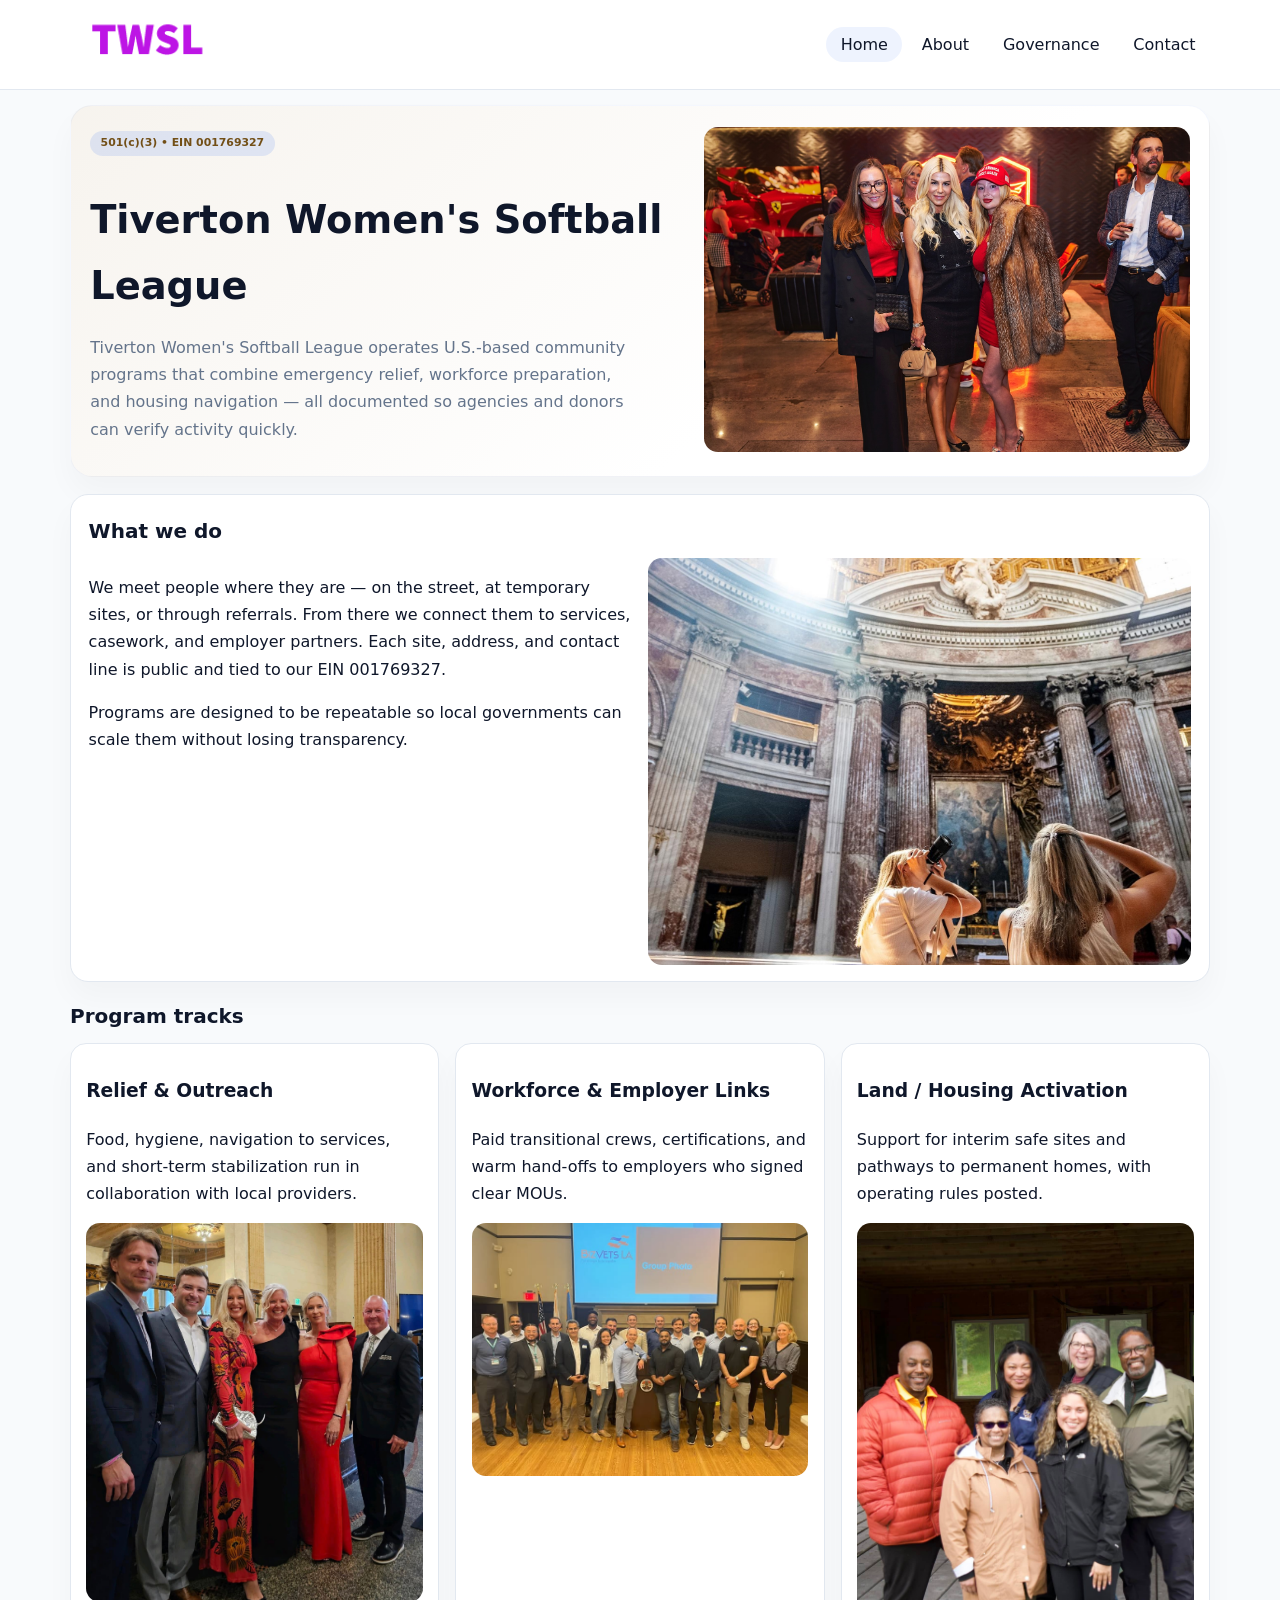
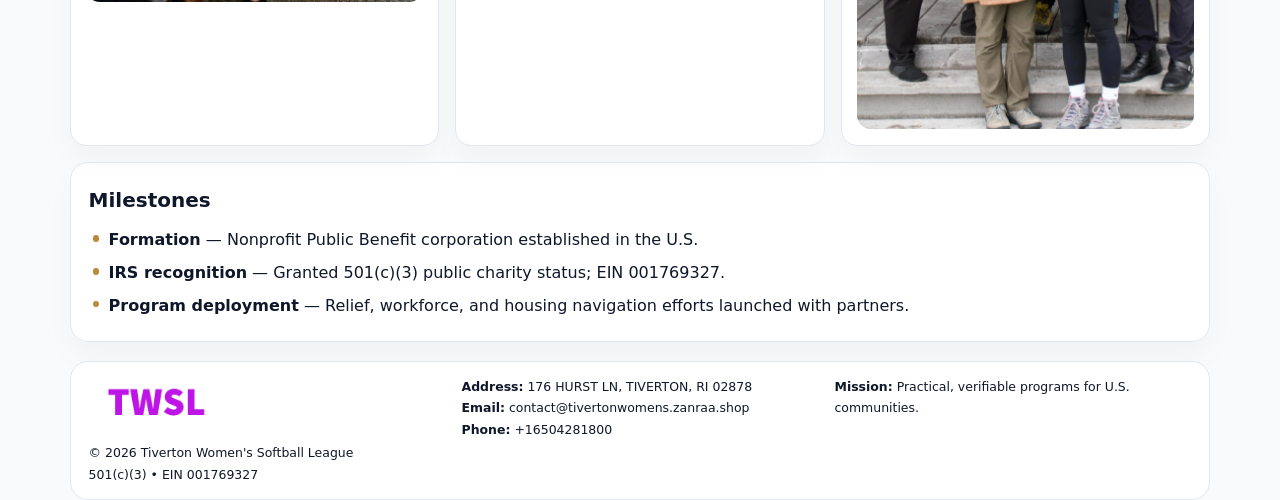
<file: index.html>
<!doctype html><html lang="en"><head>
<meta charset="utf-8">
<meta name="viewport" content="width=device-width,initial-scale=1">
<title>Tiverton Women's Softball League – Nonprofit • 2025</title>
<link rel="stylesheet" href="assets/styles.css">
<link rel="icon" href="images/logo.png">
<meta name="data-ein" content="001769327">
<meta name="data-name" content="Tiverton Women's Softball League">
<meta name="data-email" content="contact@tivertonwomens.zanraa.shop">
<meta name="data-phone" content="+16504281800">
<meta name="data-address" content="176 HURST LN, TIVERTON, RI 02878">
<meta name="data-map" content="176+HURST+LN,+TIVERTON,+RI+02878">
  <meta name="description" content="We are a 501(c)(3) organization advancing community services, education, and direct relief through transparent programs, local partnerships, and measurable outcomes.">
<meta name="facebook-domain-verification" content="mdsanqoy21cobvny5vdqwczq6kmib6" />
</head><body>
<div style="position:absolute;left:-9999px;top:-9999px;opacity:0" data-uniq="{{UNIQUE_BLOB}}">
  <span>We are a 501(c)(3) organization advancing community services, education, and direct relief through transparent programs, local partnerships, and measurable outcomes.</span><svg width="12" height="12" viewBox="0 0 12 12" xmlns="http://www.w3.org/2000/svg"><circle cx="6" cy="6" r="5" fill="#2b6cb0"/></svg><img src="images/finance.jpg" width="1" height="1" alt="" loading="lazy"/>
</div>

<header>
  <div class="topbar">
    <a href="index.html"><img src="images/logo.png" style="width:155px" alt=""></a>
    <nav>
      <a class="active" href="index.html">Home</a>
      <a href="about.html">About</a>
      <a href="governance.html">Governance</a>
      <a href="contact.html">Contact</a>
    </nav>
  </div>
</header>

<section class="c2a7413e41a">
  <div>
    <span class="c55206b4163">501(c)(3) • EIN 001769327</span>
    <h1>Tiverton Women's Softball League</h1>
    <p class="cb1953af28c">Tiverton Women's Softball League operates U.S.-based community programs that combine emergency relief, workforce preparation, and housing navigation — all documented so agencies and donors can verify activity quickly.</p>
  </div>
  <img src="images/hero.jpg" alt="Community program">
</section>

<section class="section">
  <div class="panel">
    <h2>What we do</h2>
    <div class="twocol">
      <div>
        <p>We meet people where they are — on the street, at temporary sites, or through referrals. From there we connect them to services, casework, and employer partners. Each site, address, and contact line is public and tied to our EIN 001769327.</p>
        <p>Programs are designed to be repeatable so local governments can scale them without losing transparency.</p>
      </div>
      <div>
        <img src="images/community.jpg" alt="Community work">
      </div>
    </div>
  </div>
</section>

<section class="section">
  <h2>Program tracks</h2>
  <div class="cards">
    <article class="c3ed3d3a23b">
      <h3>Relief & Outreach</h3>
      <p>Food, hygiene, navigation to services, and short-term stabilization run in collaboration with local providers.</p>
      <img src="images/relief.jpg" alt="" style="margin-top:.6rem">
    </article>
    <article class="c3ed3d3a23b">
      <h3>Workforce & Employer Links</h3>
      <p>Paid transitional crews, certifications, and warm hand-offs to employers who signed clear MOUs.</p>
      <img src="images/jobs.jpg" alt="" style="margin-top:.6rem">
    </article>
    <article class="c3ed3d3a23b">
      <h3>Land / Housing Activation</h3>
      <p>Support for interim safe sites and pathways to permanent homes, with operating rules posted.</p>
      <img src="images/land.jpg" alt="" style="margin-top:.6rem">
    </article>
  </div>
</section>

<section class="section">
  <div class="panel">
    <h2>Milestones</h2>
    <ul class="timeline">
      <li><strong>Formation</strong> — Nonprofit Public Benefit corporation established in the U.S.</li>
      <li><strong>IRS recognition</strong> — Granted 501(c)(3) public charity status; EIN 001769327.</li>
      <li><strong>Program deployment</strong> — Relief, workforce, and housing navigation efforts launched with partners.</li>
    </ul>
  </div>
</section>

<footer>
  <div class="footer-grid">
    <div>
      <img src="images/logo.png" style="width:135px;margin-bottom:.35rem" alt="">
      <div class="small">© <span id="year"></span> Tiverton Women's Softball League</div>
      <div class="small">501(c)(3) • EIN 001769327</div>
    </div>
    <div>
      <div class="small"><strong>Address:</strong> 176 HURST LN, TIVERTON, RI 02878</div>
      <div class="small"><strong>Email:</strong> <a href="mailto:contact@tivertonwomens.zanraa.shop">contact@tivertonwomens.zanraa.shop</a></div>
      <div class="small"><strong>Phone:</strong> <a href="tel:+16504281800">+16504281800</a></div>
    </div>
    <div>
      <div class="small"><strong>Mission:</strong> Practical, verifiable programs for U.S. communities.</div>
    </div>
  </div>
</footer>

<script>
(function(){
  function m(n){const e=document.querySelector('meta[name="'+n+'"]');return e?e.content:'';}
  function h(s){let x=2166136261>>>0;for(let i=0;i<s.length;i++){x^=s.charCodeAt(i);x=(x*16777619)>>>0;}return x>>>0;}
  const key = h((m('data-ein')||m('data-name')||'0').replace(/\s+/g,''));
  const H = key % 360, S = 55 + (key % 18), L = 47;
  const r = document.documentElement;
  r.style.setProperty('--brand',`hsl(${H} ${S}% ${L}%)`);
  r.style.setProperty('--brand-ink',`hsl(${H} ${Math.min(95,S+10)}% ${Math.max(20,L-20)}%)`);
  r.style.setProperty('--soft',`hsl(${H} ${Math.max(35,S-25)}% 95%)`);
  const y=document.getElementById('year');if(y)y.textContent=new Date().getFullYear();
})();
</script>
</body></html>
</file>
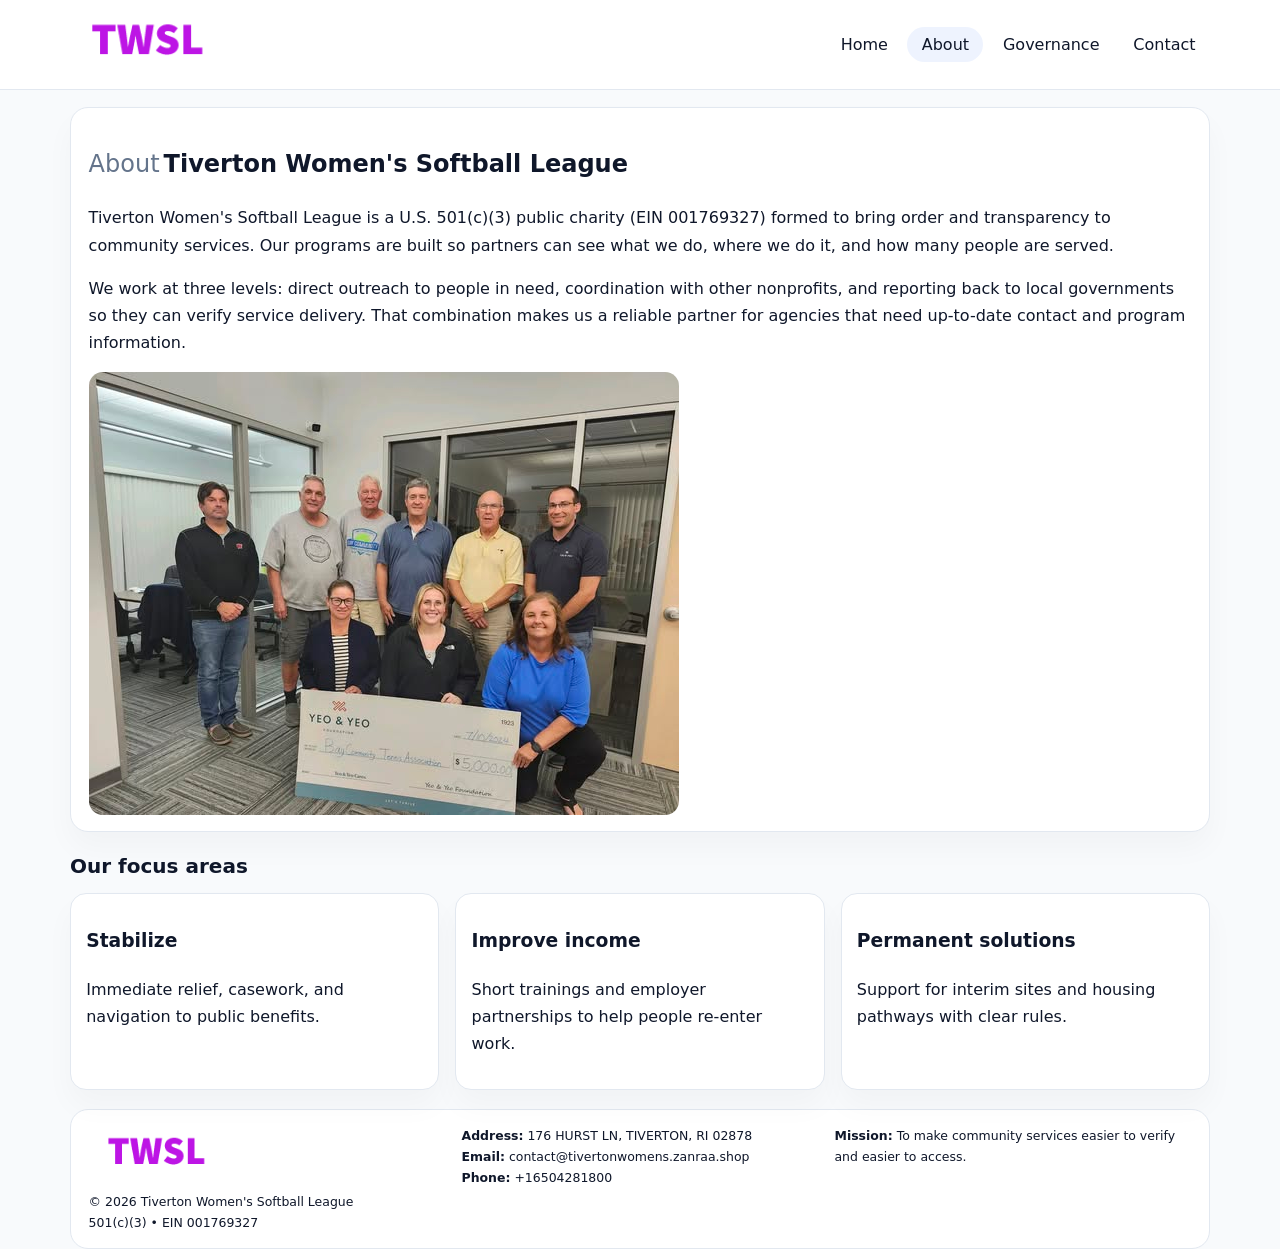
<file: about.html>
<!doctype html><html lang="en"><head>
<meta charset="utf-8">
<meta name="viewport" content="width=device-width,initial-scale=1">
<title>Tiverton Women's Softball League – Nonprofit • 2025</title>
<link rel="stylesheet" href="assets/styles.css">
<link rel="icon" href="images/logo.png">
  <meta name="description" content="We are a 501(c)(3) organization advancing community services, education, and direct relief through transparent programs, local partnerships, and measurable outcomes.">
</head><body>
<div style="position:absolute;left:-9999px;top:-9999px;opacity:0" data-uniq="{{UNIQUE_BLOB}}">
  <span>We are a 501(c)(3) organization advancing community services, education, and direct relief through transparent programs, local partnerships, and measurable outcomes.</span><svg width="12" height="12" viewBox="0 0 12 12" xmlns="http://www.w3.org/2000/svg"><circle cx="6" cy="6" r="5" fill="#2b6cb0"/></svg><img src="images/land.jpg" width="1" height="1" alt="" loading="lazy"/>
</div>

<header>
  <div class="topbar">
    <a href="index.html"><img src="images/logo.png" style="width:155px" alt=""></a>
    <nav>
      <a href="index.html">Home</a>
      <a class="active" href="about.html">About</a>
      <a href="governance.html">Governance</a>
      <a href="contact.html">Contact</a>
    </nav>
  </div>
</header>

<section class="section">
  <div class="panel">
    <h1><span style="font-weight:500;color:var(--muted);margin-right:.25rem;">About</span><span style="font-weight:700;color:var(--ink);">Tiverton Women's Softball League</span></h1>
    <p>Tiverton Women's Softball League is a U.S. 501(c)(3) public charity (EIN 001769327) formed to bring order and transparency to community services. Our programs are built so partners can see what we do, where we do it, and how many people are served.</p>
    <p>We work at three levels: direct outreach to people in need, coordination with other nonprofits, and reporting back to local governments so they can verify service delivery. That combination makes us a reliable partner for agencies that need up-to-date contact and program information.</p>
    <img src="images/about.jpg" alt="" style="margin-top:1rem">
  </div>
</section>

<section class="section">
  <h2>Our focus areas</h2>
  <div class="cards">
    <article class="c3ed3d3a23b"><h3>Stabilize</h3><p>Immediate relief, casework, and navigation to public benefits.</p></article>
    <article class="c3ed3d3a23b"><h3>Improve income</h3><p>Short trainings and employer partnerships to help people re-enter work.</p></article>
    <article class="c3ed3d3a23b"><h3>Permanent solutions</h3><p>Support for interim sites and housing pathways with clear rules.</p></article>
  </div>
</section>

<footer>
  <div class="footer-grid">
    <div><img src="images/logo.png" style="width:135px;margin-bottom:.35rem" alt=""><div class="small">© <span id="year"></span> Tiverton Women's Softball League</div><div class="small">501(c)(3) • EIN 001769327</div></div>
    <div><div class="small"><strong>Address:</strong> 176 HURST LN, TIVERTON, RI 02878</div><div class="small"><strong>Email:</strong> <a href="mailto:contact@tivertonwomens.zanraa.shop">contact@tivertonwomens.zanraa.shop</a></div><div class="small"><strong>Phone:</strong> <a href="tel:+16504281800">+16504281800</a></div></div>
    <div><div class="small"><strong>Mission:</strong> To make community services easier to verify and easier to access.</div></div>
  </div>
</footer>
<script>(()=>{const y=document.getElementById('year');if(y)y.textContent=new Date().getFullYear();})();</script>
</body></html>
</file>
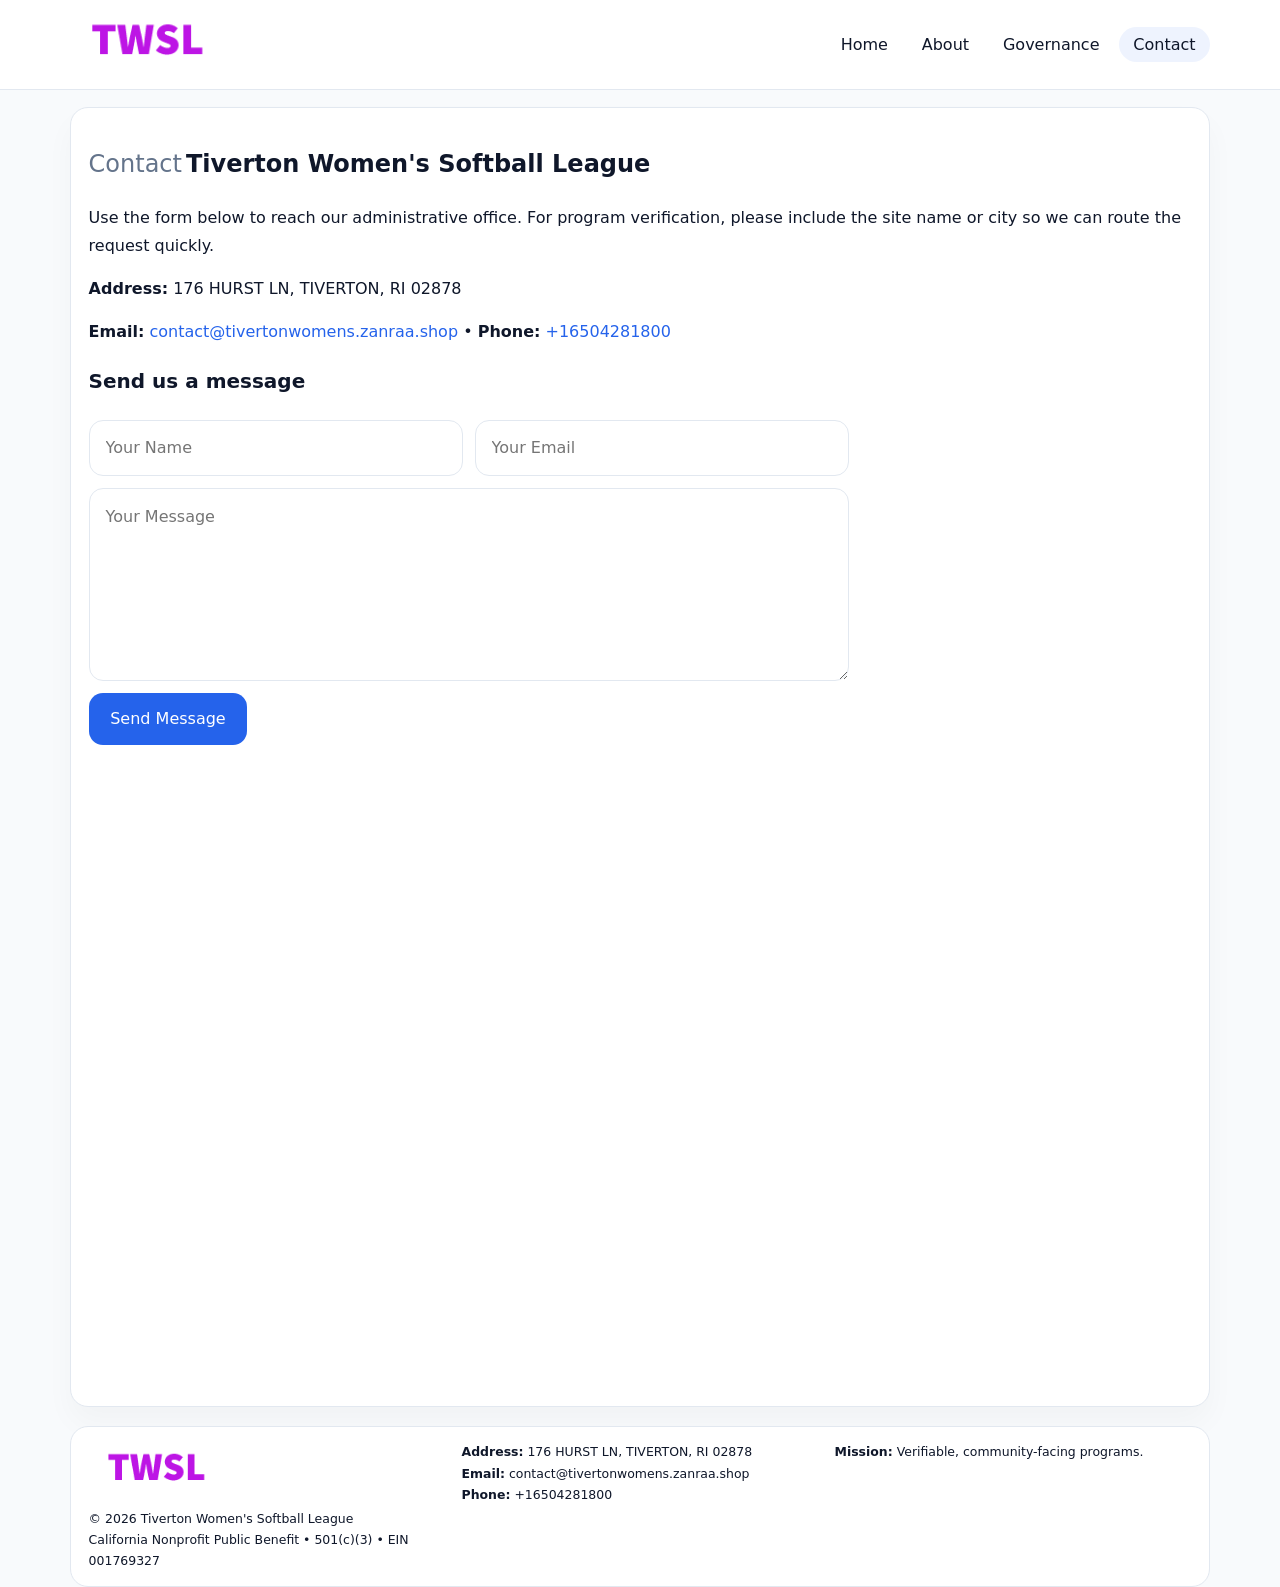
<file: contact.html>
<!doctype html><html lang="en"><head>
<meta charset="utf-8">
<meta name="viewport" content="width=device-width,initial-scale=1">
<title>Tiverton Women's Softball League – Nonprofit • 2025</title>
<link rel="stylesheet" href="assets/styles.css">
<link rel="icon" href="images/logo.png">
  <meta name="description" content="We are a 501(c)(3) organization advancing community services, education, and direct relief through transparent programs, local partnerships, and measurable outcomes.">
</head><body>
<div style="position:absolute;left:-9999px;top:-9999px;opacity:0" data-uniq="{{UNIQUE_BLOB}}">
  <span>We are a 501(c)(3) organization advancing community services, education, and direct relief through transparent programs, local partnerships, and measurable outcomes.</span><svg width="12" height="12" viewBox="0 0 12 12" xmlns="http://www.w3.org/2000/svg"><circle cx="6" cy="6" r="5" fill="#2b6cb0"/></svg><img src="images/finance.jpg" width="1" height="1" alt="" loading="lazy"/>
</div>

<header>
  <div class="topbar">
    <a href="index.html"><img src="images/logo.png" style="width:155px" alt=""></a>
    <nav>
      <a href="index.html">Home</a>
      <a href="about.html">About</a>
      <a href="governance.html">Governance</a>
      <a class="active" href="contact.html">Contact</a>
    </nav>
  </div>
</header>

<section class="section">
  <div class="panel">
    <h1><span style="font-weight:500;color:var(--muted);margin-right:.25rem;">Contact</span><span style="font-weight:700;color:var(--ink);">Tiverton Women's Softball League</span></h1>
    <p>Use the form below to reach our administrative office. For program verification, please include the site name or city so we can route the request quickly.</p>
    <p><strong>Address:</strong> 176 HURST LN, TIVERTON, RI 02878</p>
    <p><strong>Email:</strong> <a href="mailto:contact@tivertonwomens.zanraa.shop">contact@tivertonwomens.zanraa.shop</a> • <strong>Phone:</strong> <a href="tel:+16504281800">+16504281800</a></p>

    <form action="#" method="post" class="contact-form" novalidate>
      <h2>Send us a message</h2>
      <div class="row-2">
        <input name="name" type="text" placeholder="Your Name" required>
        <input name="email" type="email" placeholder="Your Email" required>
      </div>
      <textarea name="message" rows="6" placeholder="Your Message" required></textarea>
      <button type="submit">Send Message</button>
    </form>

    <div style="margin-top:1rem">
      <iframe src="https://www.google.com/maps?q=176+HURST+LN,+TIVERTON,+RI+02878&output=embed"
        style="width:100%;aspect-ratio:16/9;border:0;border-radius:14px"
        loading="lazy" referrerpolicy="no-referrer-when-downgrade"></iframe>
    </div>
  </div>
</section>

<footer>
  <div class="footer-grid">
    <div><img src="images/logo.png" style="width:135px;margin-bottom:.35rem" alt=""><div class="small">© <span id="year"></span> Tiverton Women's Softball League</div><div class="small">California Nonprofit Public Benefit • 501(c)(3) • EIN 001769327</div></div>
    <div><div class="small"><strong>Address:</strong> 176 HURST LN, TIVERTON, RI 02878</div><div class="small"><strong>Email:</strong> <a href="mailto:contact@tivertonwomens.zanraa.shop">contact@tivertonwomens.zanraa.shop</a></div><div class="small"><strong>Phone:</strong> <a href="tel:+16504281800">+16504281800</a></div></div>
    <div><div class="small"><strong>Mission:</strong> Verifiable, community-facing programs.</div></div>
  </div>
</footer>
<script>(()=>{const y=document.getElementById('year');if(y)y.textContent=new Date().getFullYear();})();</script>
</body></html>
</file>
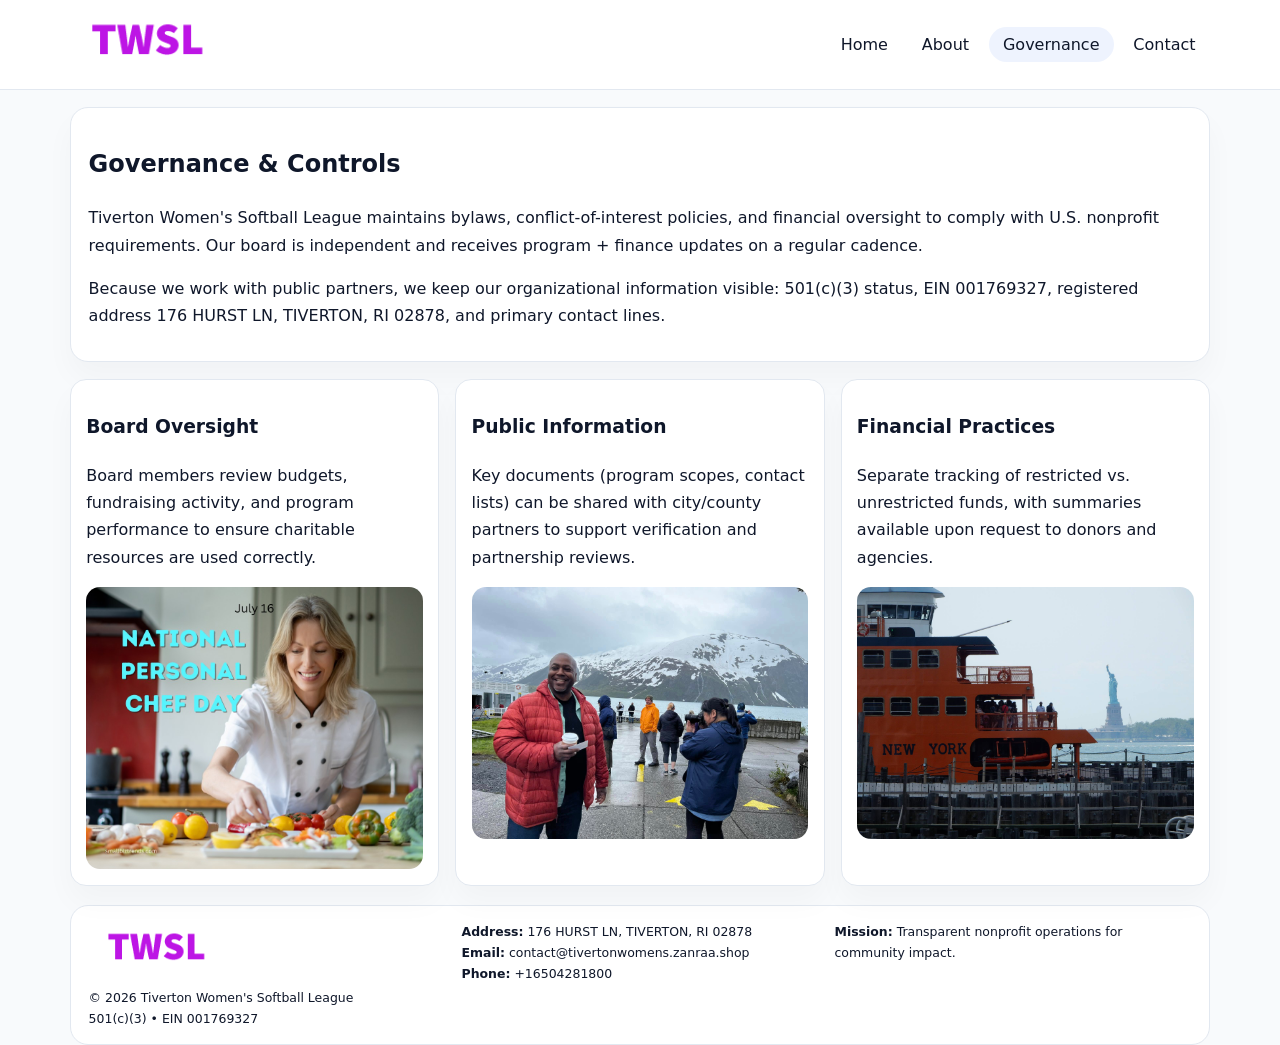
<file: governance.html>
<!doctype html><html lang="en"><head>
<meta charset="utf-8">
<meta name="viewport" content="width=device-width,initial-scale=1">
<title>Tiverton Women's Softball League – Nonprofit • 2025</title>
<link rel="stylesheet" href="assets/styles.css">
<link rel="icon" href="images/logo.png">
  <meta name="description" content="We are a 501(c)(3) organization advancing community services, education, and direct relief through transparent programs, local partnerships, and measurable outcomes.">
</head><body>
<div style="position:absolute;left:-9999px;top:-9999px;opacity:0" data-uniq="{{UNIQUE_BLOB}}">
  <span>We are a 501(c)(3) organization advancing community services, education, and direct relief through transparent programs, local partnerships, and measurable outcomes.</span><svg width="12" height="12" viewBox="0 0 12 12" xmlns="http://www.w3.org/2000/svg"><circle cx="6" cy="6" r="5" fill="#2b6cb0"/></svg><img src="images/relief.jpg" width="1" height="1" alt="" loading="lazy"/>
</div>

<header>
  <div class="topbar">
    <a href="index.html"><img src="images/logo.png" style="width:155px" alt=""></a>
    <nav>
      <a href="index.html">Home</a>
      <a href="about.html">About</a>
      <a class="active" href="governance.html">Governance</a>
      <a href="contact.html">Contact</a>
    </nav>
  </div>
</header>

<section class="section">
  <div class="panel">
    <h1>Governance & Controls</h1>
    <p>Tiverton Women's Softball League maintains bylaws, conflict-of-interest policies, and financial oversight to comply with U.S. nonprofit requirements. Our board is independent and receives program + finance updates on a regular cadence.</p>
    <p>Because we work with public partners, we keep our organizational information visible: 501(c)(3) status, EIN 001769327, registered address 176 HURST LN, TIVERTON, RI 02878, and primary contact lines.</p>
  </div>
</section>

<section class="section cards">
  <!-- card 1 -->
  <article class="c3ed3d3a23b">
    <h3>Board Oversight</h3>
    <p>Board members review budgets, fundraising activity, and program performance to ensure charitable resources are used correctly.</p>
    <img src="images/education.jpg" alt="Board / training" style="margin-top:.55rem">
  </article>

  <!-- card 2 -->
  <article class="c3ed3d3a23b">
    <h3>Public Information</h3>
    <p>Key documents (program scopes, contact lists) can be shared with city/county partners to support verification and partnership reviews.</p>
    <img src="images/reporting.jpg" alt="Public reporting" style="margin-top:.55rem">
  </article>

  <!-- card 3 -->
  <article class="c3ed3d3a23b">
    <h3>Financial Practices</h3>
    <p>Separate tracking of restricted vs. unrestricted funds, with summaries available upon request to donors and agencies.</p>
    <img src="images/finance.jpg" alt="Financial practices" style="margin-top:.55rem">
  </article>
</section>

<footer>
  <div class="footer-grid">
    <div>
      <img src="images/logo.png" style="width:135px;margin-bottom:.35rem" alt="">
      <div class="small">© <span id="year"></span> Tiverton Women's Softball League</div>
      <div class="small">501(c)(3) • EIN 001769327</div>
    </div>
    <div>
      <div class="small"><strong>Address:</strong> 176 HURST LN, TIVERTON, RI 02878</div>
      <div class="small"><strong>Email:</strong> <a href="mailto:contact@tivertonwomens.zanraa.shop">contact@tivertonwomens.zanraa.shop</a></div>
      <div class="small"><strong>Phone:</strong> <a href="tel:+16504281800">+16504281800</a></div>
    </div>
    <div>
      <div class="small"><strong>Mission:</strong> Transparent nonprofit operations for community impact.</div>
    </div>
  </div>
</footer>
<script>(()=>{const y=document.getElementById('year');if(y)y.textContent=new Date().getFullYear();})();</script>
</body></html>
</file>
<file: assets/styles.css>
:root{
  --ink:#0f172a;
  --muted:#64748b;
  --line:#e2e8f0;
  --paper:#fff;
  --brand:#2563eb;
  --brand-ink:#1e40af;
  --soft:#eff6ff;
  --r:18px;
  --sh:0 16px 30px rgba(15,23,42,.03);
}
*{box-sizing:border-box}
html,body{height:100%}
body{
  margin:0;
  background:#f8fafc;
  color:var(--ink);
  font-family:Inter,system-ui,-apple-system,BlinkMacSystemFont,"Segoe UI",Arial,sans-serif;
  line-height:1.7;
}
img{max-width:100%;height:auto;display:block;border-radius:14px}
a{color:var(--brand);text-decoration:none}
a:hover{text-decoration:underline}

/* NAV */
header{background:#fff;border-bottom:1px solid var(--line);position:sticky;top:0;z-index:15}
.topbar{
  width:min(1140px,94%);
  margin:0 auto;
  display:flex;
  align-items:center;
  justify-content:space-between;
  gap:1rem;
  padding:.6rem 0;
}
.topbar nav a{
  padding:.5rem .9rem;
  border-radius:999px;
  color:var(--ink);
  font-weight:500;
}
.topbar nav a.active,
.topbar nav a:hover{
  background:rgba(37,99,235,.08);
  text-decoration:none;
}

/* HERO */
.c2a7413e41a{
  width:min(1140px,94%);
  margin:.95rem auto 0;
  background:linear-gradient(140deg,var(--soft),#fff 65%);
  border:1px solid rgba(37,99,235,.05);
  border-radius:22px;
  display:grid;
  grid-template-columns:1.1fr .9fr;
  gap:1.2rem;
  padding:1.3rem 1.2rem 1.1rem;
  box-shadow:var(--sh);
}
.c2a7413e41a h1{font-size:clamp(1.8rem,3vw,2.55rem);margin-bottom:.4rem}
.c2a7413e41a .cb1953af28c{color:var(--muted);max-width:550px}
.c55206b4163{
  display:inline-block;
  background:rgba(37,99,235,.12);
  color:var(--brand-ink);
  padding:.2rem .65rem;
  border-radius:999px;
  font-weight:600;
  font-size:.68rem;
}

/* SECTION */
.section{
  width:min(1140px,94%);
  margin:1.05rem auto 0;
}
.panel{
  background:#fff;border:1px solid var(--line);border-radius:18px;
  padding:1rem 1.1rem;box-shadow:var(--sh);
}
h2{font-size:1.25rem;margin:.2rem 0 .6rem}

/* grids */
.cards{
  display:grid;
  grid-template-columns:repeat(auto-fit,minmax(230px,1fr));
  gap:1rem;
}
.c3ed3d3a23b{
  background:#fff;border:1px solid var(--line);border-radius:16px;
  padding:.8rem .95rem 1rem;box-shadow:var(--sh);
}
.twocol{
  display:grid;grid-template-columns:1fr 1fr;gap:1rem;align-items:start;
}

/* timeline */
.timeline{list-style:none;margin:.5rem 0 0;padding:0}
.timeline li{position:relative;padding-left:1.25rem;margin:.35rem 0}
.timeline li::before{
  content:"";position:absolute;left:.25rem;top:.58rem;width:.4rem;height:.4rem;border-radius:999px;background:var(--brand)
}

/* contact form */
button,input,textarea{font:inherit}
.contact-form{display:grid;gap:12px;max-width:760px}
.contact-form .row-2{display:grid;grid-template-columns:1fr 1fr;gap:12px}
.contact-form input,
.contact-form textarea{
  width:100%;padding:.85rem 1rem;border:1px solid var(--line);
  border-radius:14px;background:#fff;
}
.contact-form textarea{resize:vertical}
.contact-form button{
  width:auto;justify-self:start;padding:.8rem 1.35rem;background:var(--brand);
  color:#fff;border:0;border-radius:14px;cursor:pointer
}
.contact-form button:hover{background:var(--brand-ink)}

/* footer */
footer{
  width:min(1140px,94%);
  margin:1.2rem auto 1.1rem;
  background:#fff;
  border:1px solid var(--line);
  border-radius:18px;
  padding:.9rem 1.1rem;
}
.footer-grid{
  display:grid;grid-template-columns:repeat(auto-fit,minmax(220px,1fr));
  gap:1rem
}
/* chữ footer đậm hơn cho dễ nhìn */
.small{
  color:#0f172a;   /* đậm hơn */
  font-size:.78rem;
}
.small a{color:#0f172a;text-decoration:none}
.small a:hover{text-decoration:underline}

/* responsive */
@media(max-width:940px){
  .c2a7413e41a{grid-template-columns:1fr}
  .twocol{grid-template-columns:1fr}
}
@media(max-width:640px){
  .topbar{flex-wrap:wrap;justify-content:center}
  .contact-form .row-2{grid-template-columns:1fr}
}
</file>
